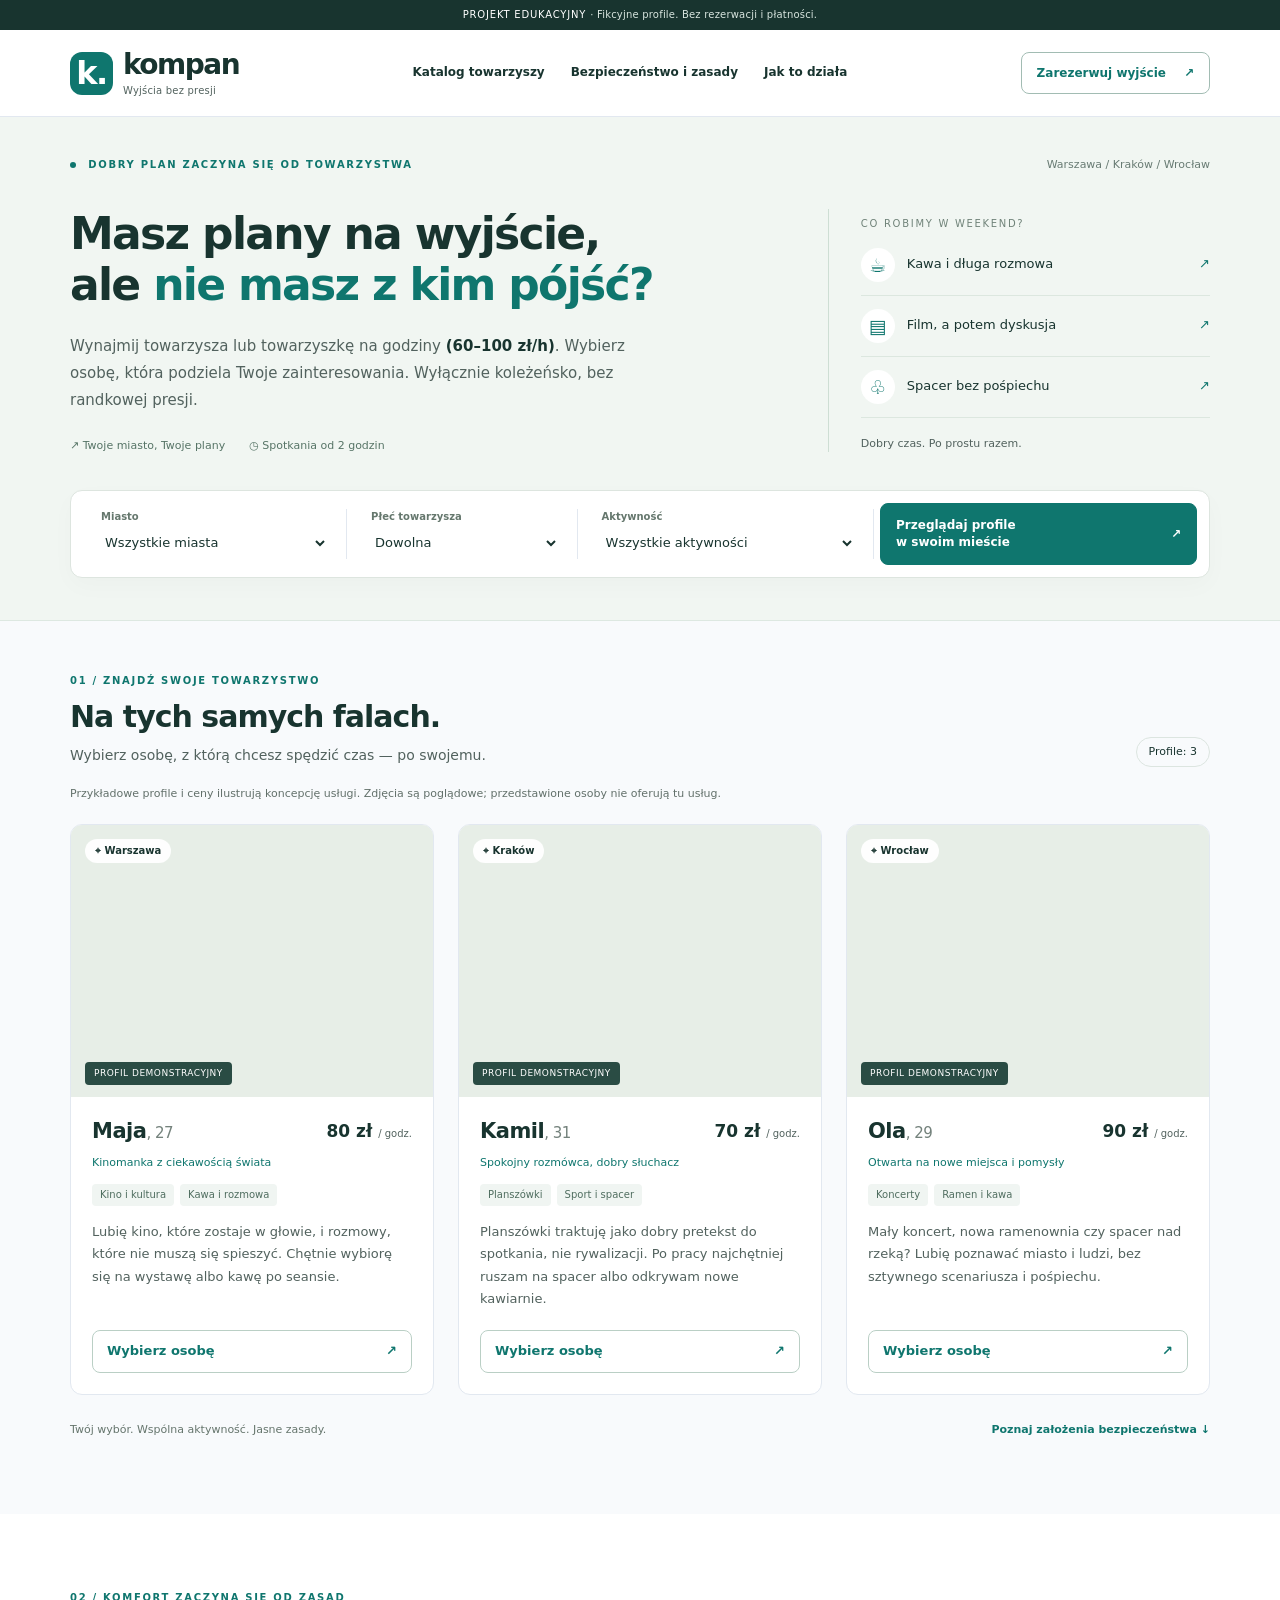
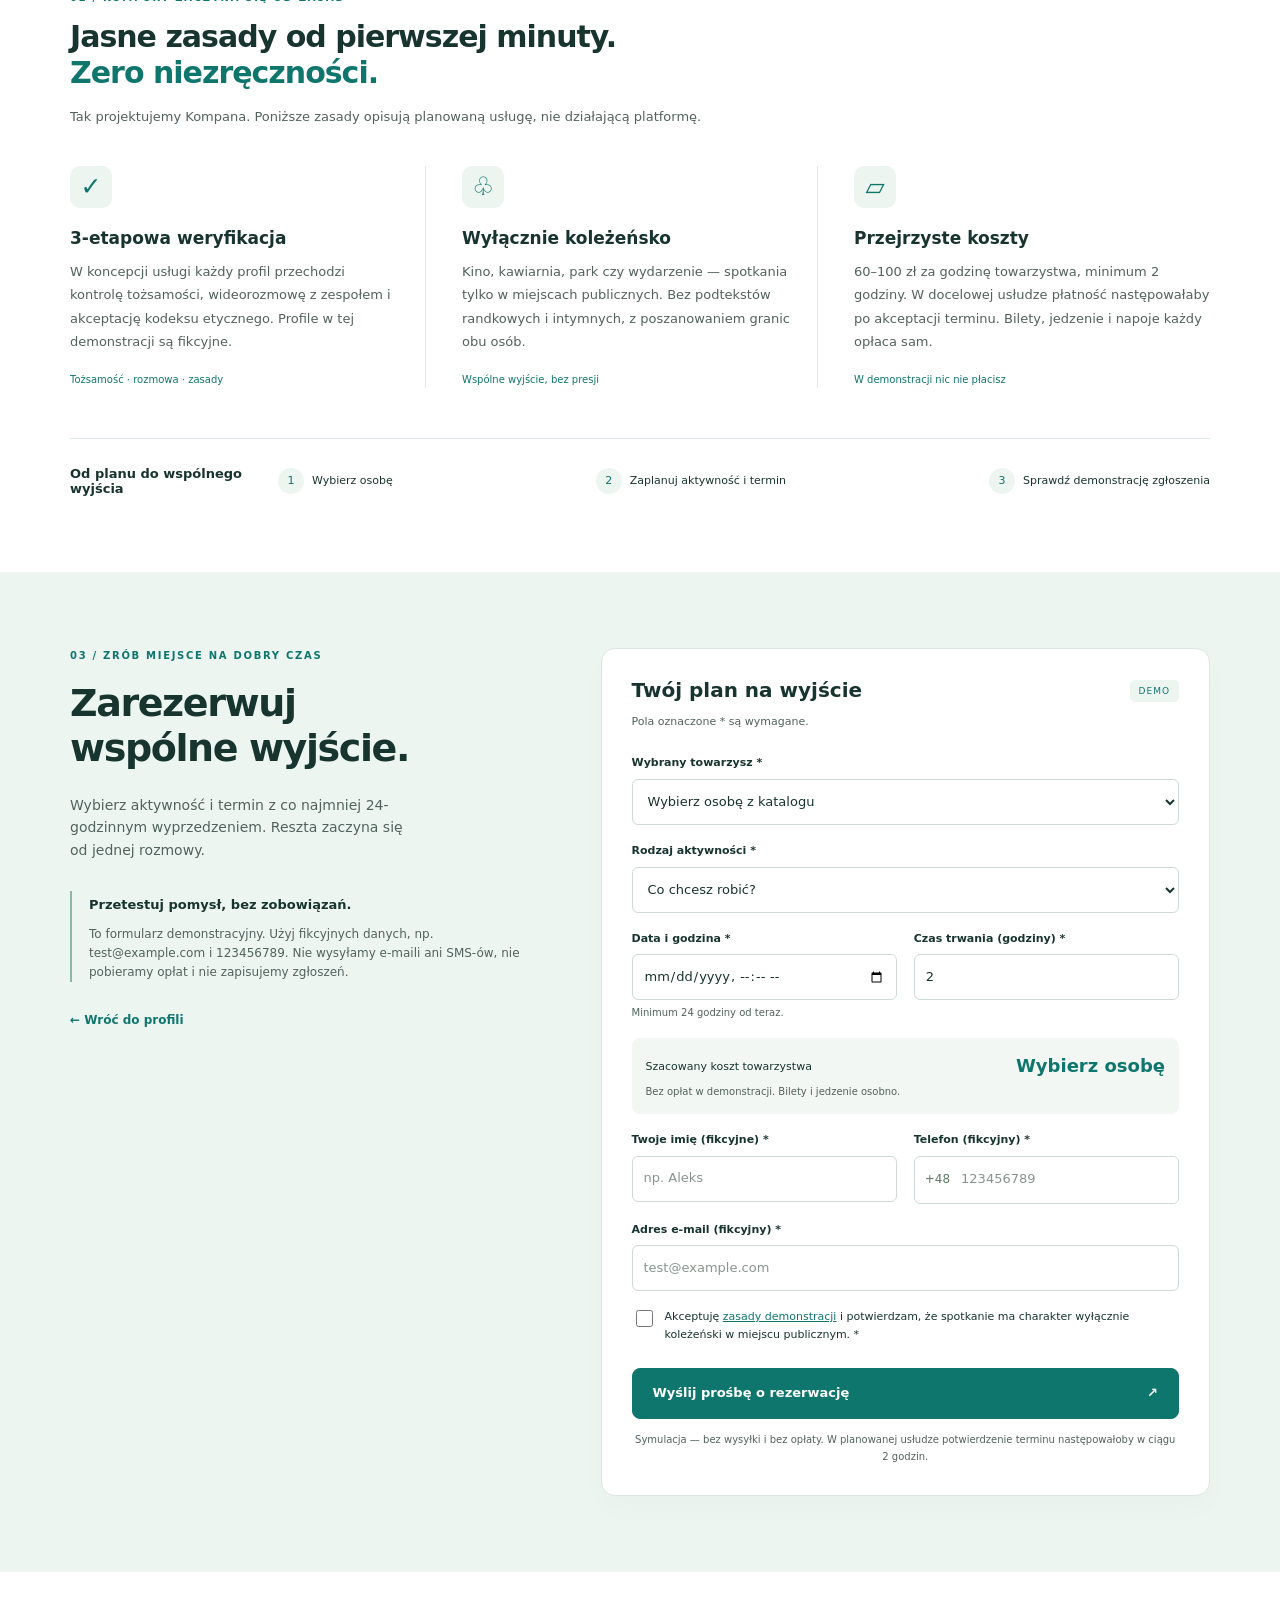
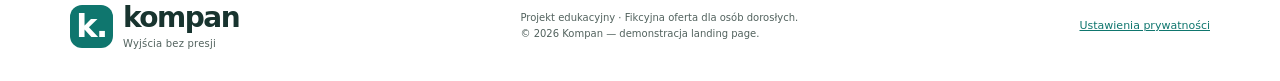
<file: index.html>
<!DOCTYPE html>
<html lang="pl">
<head>
  <meta charset="utf-8">
  <meta http-equiv="refresh" content="0; url=strona/">
  <title>Kompan — przekierowanie do landing page</title>
</head>
<body>
  <p>Przekierowywanie do landing page: <a href="strona/">Kliknij tutaj, jeśli nie nastąpiło automatycznie</a>.</p>
</body>
</html>
</file>
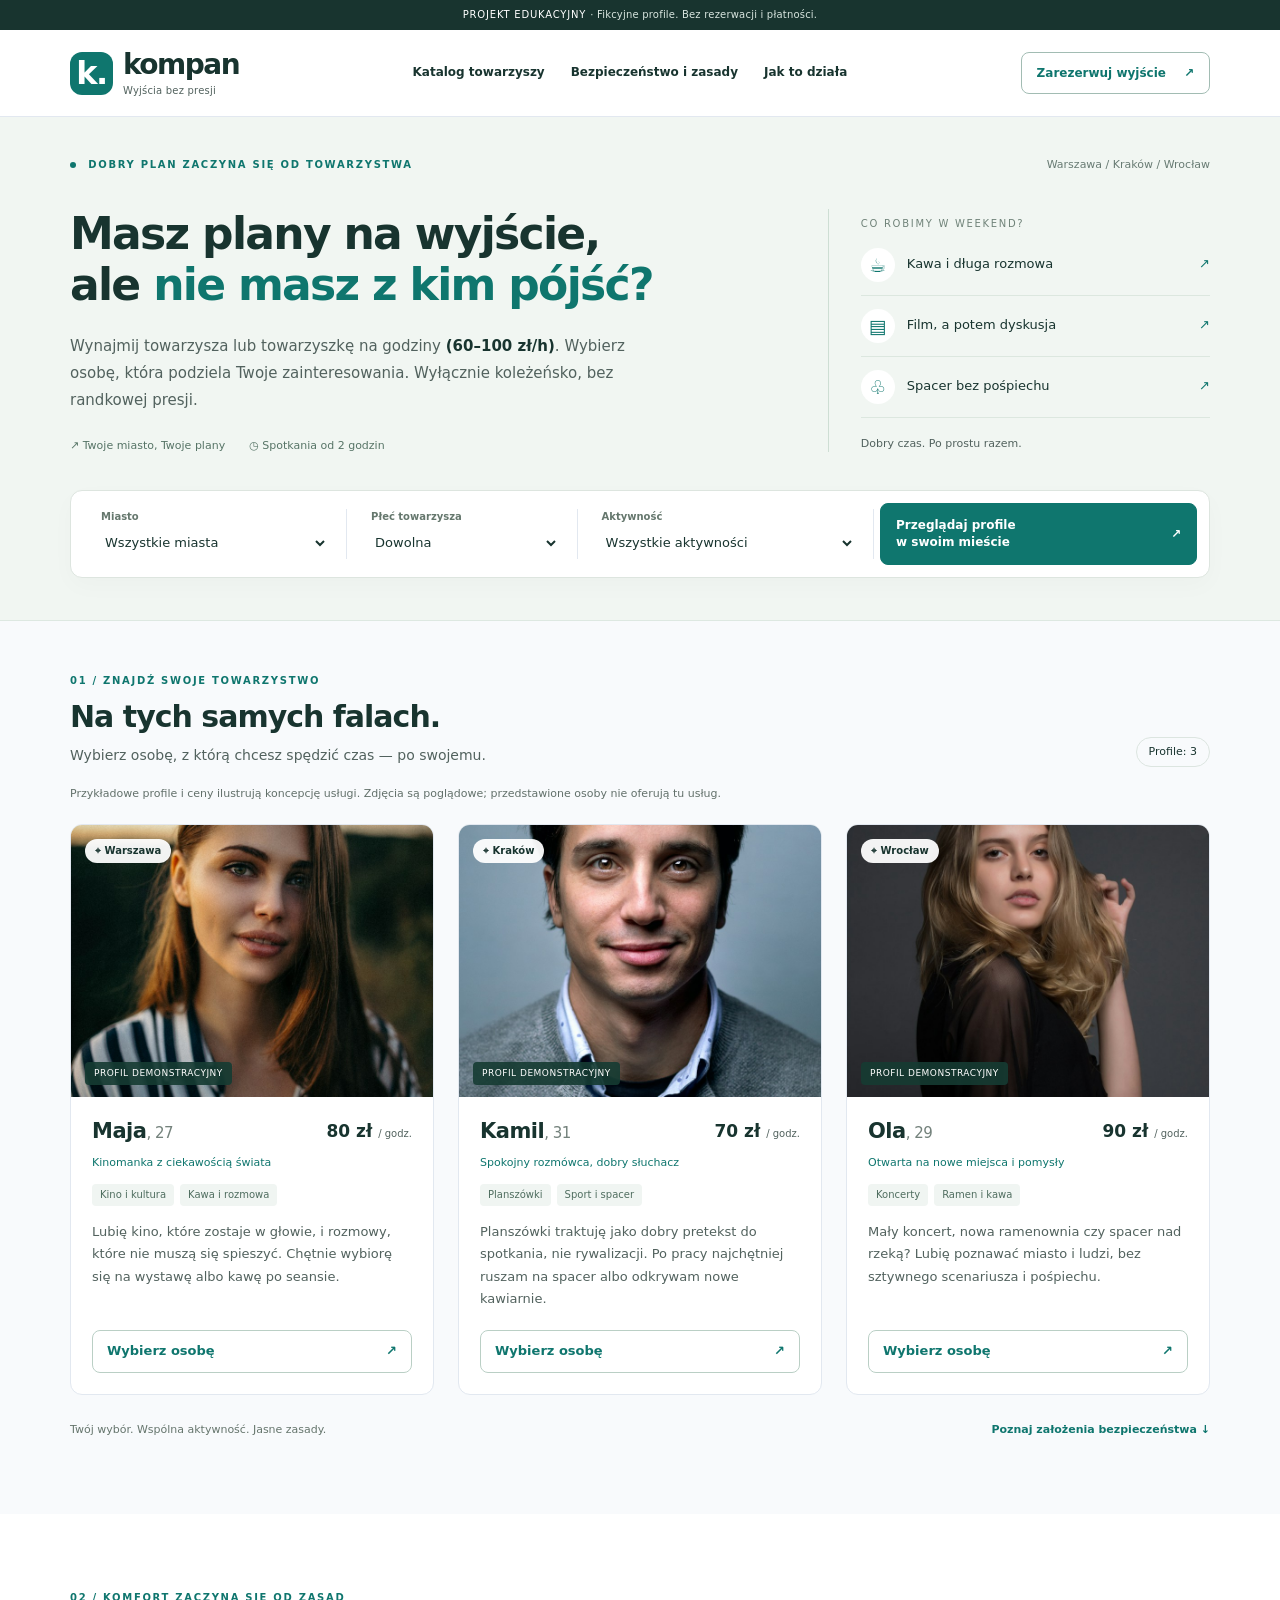
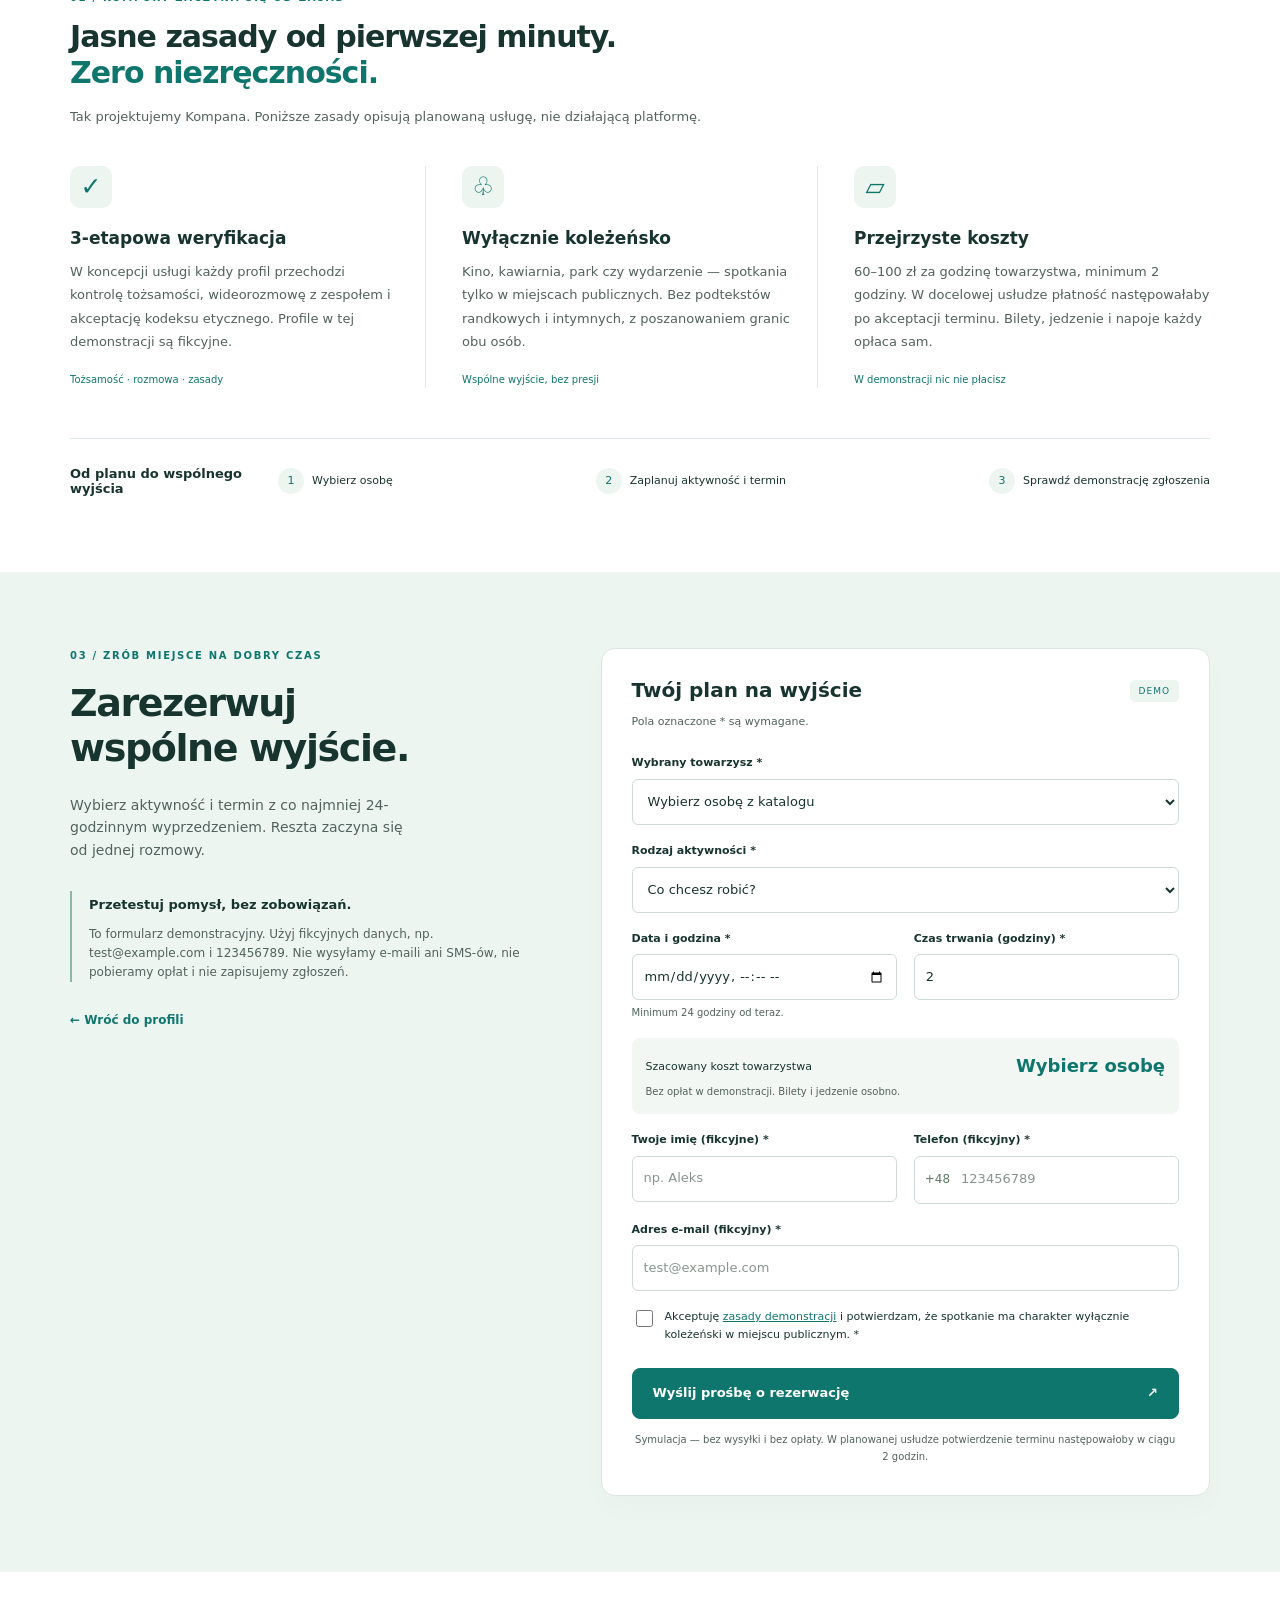
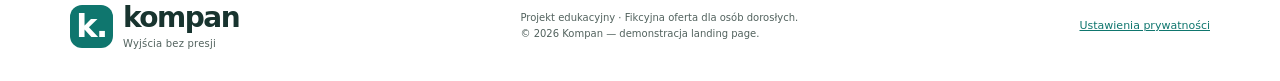
<file: strona/index.html>
<!doctype html>
<html lang="pl">
<head>
  <meta charset="utf-8">
  <meta name="viewport" content="width=device-width, initial-scale=1">
  <meta name="description" content="Kompan — wyjścia bez presji. Poznaj koncepcję koleżeńskich wyjść w Warszawie, Krakowie i Wrocławiu. Wybierz profil i przetestuj formularz demonstracyjny.">
  <meta name="theme-color" content="#0F766E">
  <title>Kompan — wyjścia bez presji</title>
  <!-- Google Tag Manager -->
  <script>(function(w,d,s,l,i){w[l]=w[l]||[];w[l].push({'gtm.start':
  new Date().getTime(),event:'gtm.js'});var f=d.getElementsByTagName(s)[0],
  j=d.createElement(s),dl=l!='dataLayer'?'&l='+l:'';j.async=true;j.src=
  'https://www.googletagmanager.com/gtm.js?id='+i+dl;f.parentNode.insertBefore(j,f);
  })(window,document,'script','dataLayer','GTM-WWND9JMJ');</script>
  <!-- End Google Tag Manager -->
  <link rel="icon" href="assets/favicon.svg" type="image/svg+xml">
  <link rel="stylesheet" href="style.css">
  <script src="script.js" defer></script>
</head>
<body>
  <!-- Google Tag Manager (noscript) -->
  <noscript><iframe src="https://www.googletagmanager.com/ns.html?id=GTM-WWND9JMJ"
  height="0" width="0" style="display:none;visibility:hidden"></iframe></noscript>
  <!-- End Google Tag Manager (noscript) -->
  <a class="skip-link" href="#main">Przejdź do treści</a>
  <div class="demo-bar">PROJEKT EDUKACYJNY <span>· Fikcyjne profile. Bez rezerwacji i płatności.</span></div>
  <header class="header">
    <div class="container nav">
      <a href="#" class="brand" aria-label="Kompan — strona główna"><span class="brand-mark" aria-hidden="true">k.</span><span>kompan<span class="brand-caption">Wyjścia bez presji</span></span></a>
      <nav aria-label="Nawigacja główna"><a href="#oferta">Katalog towarzyszy</a><a href="#zasady">Bezpieczeństwo i zasady</a><a href="#jak-to-dziala">Jak to działa</a></nav>
      <a class="button button-outline nav-cta" id="cta-nav" data-cta-location="nav_btn" href="#rezerwacja"><span class="desktop-label">Zarezerwuj wyjście</span><span class="mobile-label">Wybierz osobę</span><span aria-hidden="true">↗</span></a>
    </div>
  </header>
  <main id="main">
    <section class="hero" id="sec_hero" aria-labelledby="hero-title">
      <div class="container">
        <div class="hero-top"><span class="eyebrow"><span class="status-dot"></span> DOBRY PLAN ZACZYNA SIĘ OD TOWARZYSTWA</span><span class="cities">Warszawa / Kraków / Wrocław</span></div>
        <div class="hero-layout">
          <div class="hero-copy"><h1 id="hero-title">Masz plany na wyjście,<br>ale <span>nie masz z kim pójść?</span></h1><p>Wynajmij towarzysza lub towarzyszkę na godziny <strong>(60–100 zł/h)</strong>. Wybierz osobę, która podziela Twoje zainteresowania. Wyłącznie koleżeńsko, bez randkowej presji.</p><div class="hero-notes"><span>↗ Twoje miasto, Twoje plany</span><span>◷ Spotkania od 2 godzin</span></div></div>
          <div class="hero-aside" aria-label="Pomysły na wspólne wyjście"><span class="aside-label">CO ROBIMY W WEEKEND?</span><div class="activity-note"><span aria-hidden="true">☕</span> Kawa i długa rozmowa <span aria-hidden="true">↗</span></div><div class="activity-note"><span aria-hidden="true">▤</span> Film, a potem dyskusja <span aria-hidden="true">↗</span></div><div class="activity-note"><span aria-hidden="true">♧</span> Spacer bez pośpiechu <span aria-hidden="true">↗</span></div><p>Dobry czas. Po prostu razem.</p></div>
        </div>
        <div class="filter-bar" role="group" aria-label="Filtry katalogu">
          <div class="filter-field"><label for="filter-city">Miasto</label><select id="filter-city"><option value="all">Wszystkie miasta</option><option>Warszawa</option><option>Kraków</option><option>Wrocław</option></select></div>
          <div class="filter-field"><label for="filter-gender">Płeć towarzysza</label><select id="filter-gender"><option value="all">Dowolna</option><option value="woman">Kobieta</option><option value="man">Mężczyzna</option></select></div>
          <div class="filter-field"><label for="filter-activity">Aktywność</label><select id="filter-activity"><option value="all">Wszystkie aktywności</option><option value="culture">Kino i kultura</option><option value="food">Restauracja i kawa</option><option value="games">Planszówki i gry</option><option value="sport">Sport i spacer</option><option value="event">Osoba towarzysząca</option></select></div>
          <a class="button" id="cta-hero" data-cta-location="hero_btn" href="#oferta">Przeglądaj profile<br>w swoim mieście <span aria-hidden="true">↗</span></a>
        </div>
      </div>
    </section>
    <section class="catalog section" id="oferta" aria-labelledby="catalog-title">
      <div class="container">
        <div class="section-heading"><div><span class="eyebrow">01 / ZNAJDŹ SWOJE TOWARZYSTWO</span><h2 id="catalog-title">Na tych samych falach.</h2><p>Wybierz osobę, z którą chcesz spędzić czas — po swojemu.</p></div><span id="results-count" class="count" role="status" aria-live="polite"></span></div>
        <p class="demo-caption">Przykładowe profile i ceny ilustrują koncepcję usługi. Zdjęcia są poglądowe; przedstawione osoby nie oferują tu usług.</p>
        <div class="profile-grid" id="profiles"></div>
        <div id="empty-state" class="empty-state" hidden><h3>Jeszcze nie mamy takiego połączenia.</h3><p>Zmień miasto lub aktywność, aby zobaczyć przykładowe profile.</p><button class="button button-outline" id="reset-filters" type="button">Wyczyść filtry</button></div>
        <button id="show-more" class="button button-outline show-more" type="button" hidden>Pokaż więcej profili</button>
        <div class="catalog-bottom"><span>Twój wybór. Wspólna aktywność. Jasne zasady.</span><a href="#zasady">Poznaj założenia bezpieczeństwa <span aria-hidden="true">↓</span></a></div>
      </div>
    </section>
    <section class="section safety" id="zasady" aria-labelledby="safety-title"><div class="container">
      <span class="eyebrow">02 / KOMFORT ZACZYNA SIĘ OD ZASAD</span><h2 id="safety-title">Jasne zasady od pierwszej minuty.<br><span>Zero niezręczności.</span></h2><p class="section-intro">Tak projektujemy Kompana. Poniższe zasady opisują planowaną usługę, nie działającą platformę.</p>
      <div class="safety-grid">
        <article><span class="line-icon" aria-hidden="true">✓</span><h3>3-etapowa weryfikacja</h3><p>W koncepcji usługi każdy profil przechodzi kontrolę tożsamości, wideorozmowę z zespołem i akceptację kodeksu etycznego. Profile w tej demonstracji są fikcyjne.</p><span class="card-footnote">Tożsamość · rozmowa · zasady</span></article>
        <article><span class="line-icon" aria-hidden="true">♧</span><h3>Wyłącznie koleżeńsko</h3><p>Kino, kawiarnia, park czy wydarzenie — spotkania tylko w miejscach publicznych. Bez podtekstów randkowych i intymnych, z poszanowaniem granic obu osób.</p><span class="card-footnote">Wspólne wyjście, bez presji</span></article>
        <article><span class="line-icon" aria-hidden="true">▱</span><h3>Przejrzyste koszty</h3><p>60–100 zł za godzinę towarzystwa, minimum 2 godziny. W docelowej usłudze płatność następowałaby po akceptacji terminu. Bilety, jedzenie i napoje każdy opłaca sam.</p><span class="card-footnote">W demonstracji nic nie płacisz</span></article>
      </div>
      <div class="steps" id="jak-to-dziala"><h3>Od planu do wspólnego wyjścia</h3><ol><li><span>1</span>Wybierz osobę</li><li><span>2</span>Zaplanuj aktywność i termin</li><li><span>3</span>Sprawdź demonstrację zgłoszenia</li></ol></div>
    </div></section>
    <section class="section booking" id="rezerwacja" aria-labelledby="booking-title"><div class="container booking-layout">
      <div class="booking-intro"><span class="eyebrow">03 / ZRÓB MIEJSCE NA DOBRY CZAS</span><h2 id="booking-title">Zarezerwuj<br>wspólne wyjście.</h2><p>Wybierz aktywność i termin z co najmniej 24-godzinnym wyprzedzeniem. Reszta zaczyna się od jednej rozmowy.</p><div class="demo-note"><strong>Przetestuj pomysł, bez zobowiązań.</strong><p>To formularz demonstracyjny. Użyj fikcyjnych danych, np. test@example.com i 123456789. Nie wysyłamy e-maili ani SMS-ów, nie pobieramy opłat i nie zapisujemy zgłoszeń.</p></div><a class="text-link" href="#oferta">← Wróć do profili</a></div>
      <div class="form-card">
        <form id="form_rezerwacja_kompan" novalidate data-clarity-mask="true">
          <div class="form-header"><h3>Twój plan na wyjście</h3><span>DEMO</span></div><p class="form-help">Pola oznaczone * są wymagane.</p>
          <div class="form-fields">
            <div class="field full"><label for="companion">Wybrany towarzysz *</label><select id="companion" required aria-describedby="companion-error"><option value="">Wybierz osobę z katalogu</option></select><span class="error" id="companion-error"></span></div>
            <div class="field full"><label for="activity">Rodzaj aktywności *</label><select id="activity" required aria-describedby="activity-error"><option value="">Co chcesz robić?</option><option>Kino / Teatr / Wystawa</option><option>Restauracja / Kawa / Ramen</option><option>Koncert / Wydarzenie</option><option>Planszówki</option><option>Sport / Spacer</option><option>Osoba towarzysząca</option></select><span class="error" id="activity-error"></span></div>
            <div class="field"><label for="date">Data i godzina *</label><input id="date" type="datetime-local" required aria-describedby="date-hint date-error"><small id="date-hint">Minimum 24 godziny od teraz.</small><span class="error" id="date-error"></span></div>
            <div class="field"><label for="hours">Czas trwania (godziny) *</label><input id="hours" type="number" min="2" step="1" value="2" required aria-describedby="hours-error"><span class="error" id="hours-error"></span></div>
            <div class="cost full" role="status" aria-live="polite"><span>Szacowany koszt towarzystwa</span><strong id="cost-total">Wybierz osobę</strong><small id="cost-detail">Bez opłat w demonstracji. Bilety i jedzenie osobno.</small></div>
            <div class="field"><label for="name">Twoje imię (fikcyjne) *</label><input id="name" autocomplete="off" minlength="2" maxlength="60" required placeholder="np. Aleks" aria-describedby="name-error"><span class="error" id="name-error"></span></div>
            <div class="field"><label for="phone">Telefon (fikcyjny) *</label><div class="phone-input"><span>+48</span><input id="phone" type="tel" inputmode="numeric" autocomplete="off" required pattern="[0-9]{9}" maxlength="9" placeholder="123456789" aria-describedby="phone-error"></div><span class="error" id="phone-error"></span></div>
            <div class="field full"><label for="email">Adres e-mail (fikcyjny) *</label><input id="email" type="email" autocomplete="off" required maxlength="254" placeholder="test@example.com" aria-describedby="email-error"><span class="error" id="email-error"></span></div>
            <div class="field full"><label class="checkbox-label" for="terms"><input id="terms" type="checkbox" required aria-describedby="terms-error"><span>Akceptuję <button class="inline-button" id="open-rules" type="button">zasady demonstracji</button> i potwierdzam, że spotkanie ma charakter wyłącznie koleżeński w miejscu publicznym. *</span></label><span class="error" id="terms-error"></span></div>
          </div>
          <p id="form-error" class="error" role="alert"></p>
          <button class="button submit" type="submit" id="submit-booking">Wyślij prośbę o rezerwację <span aria-hidden="true">↗</span></button>
          <p class="submit-note">Symulacja — bez wysyłki i bez opłaty. W planowanej usłudze potwierdzenie terminu następowałoby w ciągu 2 godzin.</p>
        </form>
        <div id="success" class="success" hidden tabindex="-1" role="status"><span class="success-icon" aria-hidden="true">✓</span><span class="eyebrow">GOTOWE — TO TYLKO DEMONSTRACJA</span><h3>Dobry plan<br>jest już gotowy.</h3><p><strong>Demonstracja zakończona — dane nie zostały wysłane.</strong></p><p>Nie wysłaliśmy SMS-a ani e-maila. To podsumowanie nie jest rezerwacją.</p><dl id="success-summary"></dl><a href="#oferta" class="button button-outline">Wróć do katalogu ↑</a><p class="submit-note">Jedna demonstracja na wyświetlenie strony. Ponowienie testu wymaga odświeżenia.</p></div>
      </div>
    </div></section>
  </main>
  <footer><div class="container footer-inner"><a class="brand" href="#"><span class="brand-mark" aria-hidden="true">k.</span><span>kompan<span class="brand-caption">Wyjścia bez presji</span></span></a><p>Projekt edukacyjny · Fikcyjna oferta dla osób dorosłych.<br>© 2026 Kompan — demonstracja landing page.</p><button class="inline-button" id="open-consent" type="button">Ustawienia prywatności</button></div></footer>
  <dialog id="consent-dialog" aria-labelledby="consent-title"><div class="dialog-top"><span class="eyebrow">TWÓJ WYBÓR</span><button type="button" class="close-dialog" aria-label="Zamknij ustawienia prywatności">×</button></div><h2 id="consent-title">Ustawienia prywatności</h2><p>Na tym etapie nie zainstalowano GA4, Meta Pixel ani Clarity. Sygnały interakcji pozostają lokalnie w przeglądarce, bez treści formularza.</p><p>Ten panel zapisuje wyłącznie wybór zgód. Integrację z CMP i narzędziami pomiarowymi przygotujemy na kolejnym etapie.</p><label class="consent-option"><span><strong>Analityka</strong><small>Planowane Google Analytics 4 i Microsoft Clarity.</small></span><input id="consent-analytics" type="checkbox"></label><label class="consent-option"><span><strong>Marketing</strong><small>Planowany Meta Pixel.</small></span><input id="consent-marketing" type="checkbox"></label><div class="consent-actions"><button class="button button-outline" id="consent-reject" type="button">Odrzuć opcjonalne</button><button class="button" id="consent-save" type="button">Zapisz wybór</button><button class="inline-button" id="consent-all" type="button">Zaakceptuj wszystkie</button></div></dialog>
  <dialog id="rules-dialog" aria-labelledby="rules-title"><div class="dialog-top"><span class="eyebrow">PROJEKT EDUKACYJNY</span><button type="button" class="close-dialog" aria-label="Zamknij zasady">×</button></div><h2 id="rules-title">Zasady demonstracji</h2><p>Kompan jest prototypem dla osób dorosłych. Profile, opisy i stawki są fikcyjne. Nie można tutaj zawrzeć umowy, umówić spotkania ani zapłacić.</p><p>Używaj wyłącznie fikcyjnych danych. Formularz sprawdza ich format lokalnie; nie przekazuje ich do serwera ani do analityki.</p><p>Koncepcja zakłada wyłącznie koleżeńskie spotkania w miejscach publicznych, poszanowanie granic oraz osobne opłacanie własnych biletów i jedzenia.</p></dialog>
  <noscript><div class="noscript">Włącz JavaScript, aby korzystać z katalogu i demonstracji formularza. Formularz bez JavaScript nie jest dostępny.</div></noscript>
</body>
</html>
</file>
<file: strona/style.css>
:root{--ink:#18342f;--text:#52625e;--teal:#0f766e;--teal-dark:#095e57;--line:#e2e8f0;--light:#f8fafc;--mint:#edf5f1;--white:#fff;--error:#dc2626}*{box-sizing:border-box}html{scroll-behavior:smooth;scroll-padding-top:110px}body{margin:0;color:var(--ink);font-family:Inter,"Avenir Next",Avenir,system-ui,sans-serif;font-size:16px;line-height:1.6;background:#fff}button,input,select{font:inherit}button,a,input,select{-webkit-tap-highlight-color:transparent}button,a{touch-action:manipulation}a{color:inherit;text-decoration:none}button{cursor:pointer}button:disabled{cursor:default;opacity:.55}button:focus-visible,a:focus-visible,input:focus-visible,select:focus-visible{outline:3px solid #ba7b13;outline-offset:4px}h1,h2,h3,p{margin:0}h1,h2,h3{line-height:1.18}h2{font-size:30px;font-weight:650;letter-spacing:-1px}h3{font-size:20px;font-weight:650}p{color:var(--text)}[hidden]{display:none!important}.container{width:min(1140px,calc(100% - 64px));margin:auto}.section{padding:76px 0}.eyebrow{display:block;font-size:10px;font-weight:750;letter-spacing:1.7px;color:var(--teal)}.demo-bar{text-align:center;padding:7px 16px;background:var(--ink);color:#fff;font-size:10px;letter-spacing:.8px}.demo-bar span{color:#d8e5df;letter-spacing:.2px}.header{position:sticky;top:0;z-index:20;background:#ffffffed;backdrop-filter:blur(14px);border-bottom:1px solid var(--line)}.nav{min-height:86px;display:flex;align-items:center;justify-content:space-between;gap:24px}.brand{display:flex;align-items:center;gap:10px;font-size:28px;font-weight:750;letter-spacing:-1.5px;line-height:1}.brand-mark{display:grid;place-items:center;background:var(--teal);color:#fff;border-radius:12px;width:43px;height:43px;font-size:32px}.brand-caption{display:block;font-size:10px;font-weight:500;letter-spacing:.2px;color:var(--text);margin-top:7px}.nav nav{display:flex;gap:26px;font-size:12px;font-weight:600}.nav nav a:hover,.text-link:hover,.inline-button:hover{color:var(--teal);text-decoration:underline}.button{display:inline-flex;align-items:center;justify-content:center;gap:18px;border:1px solid var(--teal);border-radius:8px;background:var(--teal);color:#fff;font-size:13px;font-weight:650;line-height:1.4;padding:15px 20px;min-height:48px;transition:background .2s,transform .2s}.button:hover{background:var(--teal-dark)}.button-outline{background:transparent;color:var(--teal);border-color:#a2bcb3}.button-outline:hover{background:#e9f2ed}.nav-cta{font-size:12px;padding:11px 15px;min-height:42px}.mobile-label{display:none}.hero{background:#f1f6f2;padding:39px 0 42px;border-bottom:1px solid #dde8e1}.hero-top{display:flex;justify-content:space-between;align-items:center}.status-dot{display:inline-block;width:6px;height:6px;border-radius:50%;background:var(--teal);margin-right:7px}.cities{font-size:11px;color:#687b73}.hero-layout{display:grid;grid-template-columns:1.8fr 1fr;gap:70px;align-items:center;padding:34px 0 36px}.hero h1{font-size:44px;line-height:1.17;letter-spacing:-1.7px;font-weight:650}.hero h1 span{color:var(--teal)}.hero-copy>p{max-width:590px;margin-top:22px;font-size:15px;line-height:1.8}.hero-copy strong{font-weight:650;color:var(--ink)}.hero-notes{display:flex;gap:24px;margin-top:23px;font-size:11px;color:#567466}.hero-aside{border-left:1px solid #ceded4;padding-left:32px}.aside-label{font-size:10px;letter-spacing:1.7px;color:#708379}.activity-note{display:flex;align-items:center;gap:12px;padding:13px 0;font-size:13px;border-bottom:1px solid #dce7df}.activity-note>span:first-child{display:grid;place-items:center;background:white;border-radius:50%;width:34px;height:34px;color:var(--teal);font-size:19px}.activity-note>span:last-child{margin-left:auto;color:var(--teal)}.hero-aside p{font-size:11px;margin-top:17px}.filter-bar{display:grid;grid-template-columns:1fr .85fr 1.1fr 1.2fr;background:#fff;border:1px solid #dde5df;border-radius:12px;padding:12px;box-shadow:0 8px 24px #193b2b06;align-items:center;gap:6px}.filter-field{padding:0 18px;border-right:1px solid var(--line)}.filter-field label{display:block;font-size:10px;font-weight:650;color:#65776d;margin-bottom:2px}.filter-field select{width:100%;border:0;background:#fff;color:var(--ink);font-size:13px;min-height:32px;padding:0 15px 0 0}.filter-bar .button{padding:13px 15px;text-align:left;justify-content:space-between;font-size:12px}.catalog{background:var(--light);padding-top:52px}.section-heading{display:flex;align-items:flex-end;justify-content:space-between;gap:20px}.section-heading h2{margin:10px 0}.section-heading p{font-size:14px}.count{font-size:11px;border:1px solid #dce5e0;border-radius:30px;padding:5px 12px;white-space:nowrap}.demo-caption{font-size:11px;margin:18px 0 22px;color:#62706a}.profile-grid{display:grid;grid-template-columns:repeat(3,minmax(0,1fr));gap:24px}.profile-card{border:1px solid var(--line);border-radius:12px;overflow:hidden;background:#fff;transition:box-shadow .2s;display:flex;flex-direction:column}.profile-card:hover{box-shadow:0 10px 28px #153a2e0c}.profile-photo{aspect-ratio:4/3;position:relative;background:#e7eee7;overflow:hidden}.profile-photo img{width:100%;height:100%;object-fit:cover;display:block;object-position:center 42%}.city-badge{position:absolute;top:14px;left:14px;background:#fffffff0;border-radius:30px;padding:4px 10px;font-size:10px;font-weight:650}.demo-badge{position:absolute;bottom:12px;left:14px;background:#163b32e6;color:white;font-size:9px;letter-spacing:.5px;padding:4px 9px;border-radius:4px}.profile-content{padding:21px;display:flex;flex:1;flex-direction:column}.profile-title{display:flex;justify-content:space-between;align-items:center;gap:8px}.profile-title h3{font-size:21px;letter-spacing:-.5px}.profile-title h3 span{color:#74827c;font-size:15px;font-weight:400}.rate{font-size:17px;font-weight:700;white-space:nowrap}.rate small{font-size:10px;color:var(--text);font-weight:400}.profile-style{font-size:11px;color:var(--teal);margin:9px 0 13px}.tags{display:flex;gap:6px;flex-wrap:wrap}.tag{background:#f0f5f2;border-radius:4px;padding:3px 8px;font-size:10px;color:#4f6d5f}.profile-description{font-size:13px;line-height:1.7;margin:15px 0 20px;flex:1}.profile-card .button{width:100%;justify-content:space-between;background:#fff;color:var(--teal);border-color:#bacfc5;min-height:43px;padding:11px 14px}.profile-card .button:hover{background:var(--teal);color:white}.catalog-bottom{margin-top:26px;display:flex;justify-content:space-between;font-size:11px;color:#65756c}.catalog-bottom a{color:var(--teal);font-weight:600}.empty-state{text-align:center;border:1px dashed #b5c8be;padding:45px;border-radius:12px}.empty-state p{margin:12px 0 20px}.safety h2{margin:13px 0 17px}.safety h2 span{color:var(--teal)}.section-intro{font-size:13px;max-width:650px}.safety-grid{display:grid;grid-template-columns:repeat(3,1fr);gap:36px;margin-top:38px}.safety-grid article{padding-right:26px;border-right:1px solid var(--line)}.safety-grid article:last-child{border:0;padding:0}.line-icon{display:grid;place-items:center;width:42px;height:42px;background:var(--mint);border-radius:10px;color:var(--teal);font-size:25px;margin-bottom:20px}.safety-grid h3{font-size:17px;margin-bottom:12px}.safety-grid p{font-size:13px;line-height:1.8}.card-footnote{display:block;font-size:10px;color:var(--teal);margin-top:18px}.steps{margin-top:50px;border-top:1px solid var(--line);padding-top:27px;display:flex;align-items:center;gap:28px}.steps h3{font-size:13px;max-width:180px}.steps ol{display:flex;flex:1;justify-content:space-between;list-style:none;padding:0;margin:0;gap:16px}.steps li{display:flex;align-items:center;gap:8px;font-size:11px}.steps li span{background:var(--mint);width:26px;height:26px;display:grid;place-items:center;border-radius:50%;flex-shrink:0;color:var(--teal)}.booking{background:var(--mint)}.booking-layout{display:grid;grid-template-columns:.85fr 1.15fr;gap:80px;align-items:start}.booking-intro{position:sticky;top:125px}.booking h2{font-size:38px;margin:17px 0 23px;letter-spacing:-1.4px}.booking-intro>p{font-size:14px;max-width:350px}.demo-note{margin:30px 0 24px;border-left:2px solid #8cb6a6;padding-left:17px}.demo-note strong{font-size:13px}.demo-note p{font-size:12px;margin-top:8px}.text-link{font-size:12px;font-weight:600;color:var(--teal)}.form-card{background:#fff;border:1px solid #dce7e0;border-radius:14px;padding:30px;box-shadow:0 12px 30px #123c2605}.form-header{display:flex;align-items:center;justify-content:space-between}.form-header h3{font-size:20px}.form-header>span{font-size:9px;letter-spacing:1px;color:var(--teal);background:var(--mint);padding:4px 9px;border-radius:5px}.form-help{font-size:11px;margin:10px 0 24px}.form-fields{display:grid;grid-template-columns:1fr 1fr;gap:17px}.field{min-width:0}.full{grid-column:1/-1}.field>label{font-size:11px;font-weight:600;display:block;margin-bottom:7px}.field input:not([type=checkbox]),.field select{width:100%;max-width:100%;min-width:0;border:1px solid #cedbd4;border-radius:6px;min-height:46px;padding:10px 11px;background:white;color:var(--ink);font-size:13px}.field input::placeholder{color:#86968e}.field small{display:block;font-size:10px;color:var(--text);margin-top:5px}.field [aria-invalid=true]{border-color:var(--error)!important}.field .selected{border-color:var(--teal)!important;background:#f2f9f5!important}.error{display:block;color:var(--error);font-size:11px;margin-top:5px}.error:empty{display:none}.phone-input{display:flex;align-items:center;border:1px solid #cedbd4;border-radius:6px}.phone-input>span{font-size:12px;padding-left:10px;color:#61786b}.phone-input input{border:0!important}.phone-input:has([aria-invalid=true]){border-color:var(--error)}.cost{display:grid;grid-template-columns:1fr auto;align-items:center;gap:3px;background:#f3f7f4;border-radius:8px;padding:14px}.cost>span{font-size:11px}.cost strong{font-size:18px;color:var(--teal)}.cost small{grid-column:1/-1;font-size:10px;color:var(--text)}.field .checkbox-label{display:flex;align-items:flex-start;gap:9px;font-weight:400;font-size:11px;line-height:1.6}input[type=checkbox]{accent-color:var(--teal);width:17px;height:17px;flex-shrink:0;margin-top:2px}.inline-button{background:none;border:0;padding:0;color:var(--teal);text-decoration:underline;font:inherit}.submit{width:100%;justify-content:space-between;margin-top:18px}.submit-note{font-size:10px;text-align:center;line-height:1.7;margin-top:12px}.success{text-align:center;padding:15px 0}.success-icon{display:grid;place-items:center;background:var(--mint);color:var(--teal);width:66px;height:66px;border-radius:50%;font-size:30px;margin:0 auto 22px}.success h3{font-size:32px;margin:18px 0}.success p{font-size:13px;margin-top:12px}.success dl{text-align:left;background:var(--light);padding:18px;border-radius:8px;font-size:13px;margin:24px 0}.success dt{font-size:10px;color:var(--text);margin-top:10px}.success dd{margin:2px 0 0;font-weight:600}footer{padding:32px 0}.footer-inner{display:flex;justify-content:space-between;align-items:center;gap:24px}.footer-inner p{font-size:10px}.footer-inner button{font-size:11px}.show-more{margin:24px auto 0}.skip-link{position:fixed;left:20px;top:-80px;z-index:100;background:white;padding:12px}.skip-link:focus{top:10px}dialog{width:min(520px,calc(100% - 32px));max-height:85dvh;overflow:auto;padding:28px;border:1px solid var(--line);border-radius:14px;color:var(--ink)}dialog::backdrop{background:#102c2580;backdrop-filter:blur(3px)}dialog h2{font-size:25px;margin:15px 0}dialog p{font-size:13px;margin:12px 0}.dialog-top{display:flex;justify-content:space-between;align-items:center}.close-dialog{background:none;border:0;font-size:26px;color:var(--ink);width:38px;height:38px}.consent-option{display:flex;justify-content:space-between;gap:20px;padding:18px 0;border-top:1px solid var(--line);font-size:13px}.consent-option small{display:block;font-size:11px;color:var(--text);margin-top:5px}.consent-actions{display:flex;flex-wrap:wrap;gap:10px;margin-top:15px}.consent-actions>.inline-button{font-size:12px;margin:8px auto}.noscript{position:fixed;inset:auto 0 0;background:#fff3cc;padding:20px;z-index:100}body:not(.js-ready) form{display:none}
@media(min-width:768px) and (max-width:1050px){.nav nav{gap:14px;font-size:11px}.hero-layout{gap:30px}.hero h1{font-size:38px}.booking-layout{gap:35px}.profile-content{padding:16px}.rate{font-size:14px}.hero-notes{gap:12px}.steps{align-items:flex-start}}
@media(max-width:767px){html{scroll-padding-top:92px}.container{width:calc(100% - 36px)}.section{padding:52px 0}.demo-bar{font-size:8px;letter-spacing:.4px}.demo-bar span{font-size:8px}.nav{min-height:73px;gap:12px}.brand{font-size:25px}.brand-mark{width:37px;height:37px;border-radius:10px;font-size:28px}.brand-caption{font-size:8px}.nav nav,.desktop-label{display:none}.mobile-label{display:inline}.nav-cta{font-size:11px;padding:10px 12px;gap:12px}.hero{padding:27px 0 30px}.hero-top .eyebrow{font-size:8px;letter-spacing:1px}.cities{display:none}.hero-layout{display:block;padding:25px 0}.hero h1{font-size:29px;letter-spacing:-1px;line-height:1.23}.hero h1 br{display:none}.hero-copy>p{font-size:14px;margin-top:16px;line-height:1.75}.hero-notes{font-size:9px;gap:14px;margin-top:20px}.hero-aside{display:none}.filter-bar{grid-template-columns:1fr;padding:14px;gap:12px}.filter-field{padding:0 2px 8px;border-right:0;border-bottom:1px solid var(--line)}.filter-field label{font-size:10px}.filter-field select{font-size:14px;min-height:35px}.filter-bar .button{font-size:12px;padding:14px}.filter-bar br{display:none}.section-heading{align-items:flex-start;gap:10px}.section-heading .count{padding:4px 8px;font-size:9px;margin-top:27px}h2{font-size:27px;letter-spacing:-.7px}.section-heading h2{max-width:240px;margin-top:12px}.section-heading p{font-size:13px}.eyebrow{font-size:9px;letter-spacing:1.3px}.demo-caption{font-size:10px;line-height:1.65}.profile-grid{grid-template-columns:1fr;gap:20px}.profile-content{padding:20px}.profile-title h3{font-size:23px}.profile-description{font-size:14px}.profile-card .button{min-height:46px}.catalog-bottom{flex-direction:column;gap:12px}.safety-grid{grid-template-columns:1fr;gap:26px;margin-top:30px}.safety-grid article{padding:0 0 25px;border-right:0;border-bottom:1px solid var(--line)}.safety-grid article:last-child{padding:0}.line-icon{margin-bottom:14px}.safety-grid p{font-size:14px}.steps{display:block;margin-top:32px}.steps h3{max-width:none;font-size:15px}.steps ol{flex-direction:column;margin-top:18px;gap:12px}.steps li{font-size:12px}.booking-layout{grid-template-columns:1fr;gap:30px}.booking-intro{position:static}.booking h2{font-size:34px}.booking h2 br{display:none}.booking-intro>p{max-width:none}.demo-note{margin:22px 0}.form-card{padding:21px 17px}.form-fields{grid-template-columns:1fr;gap:17px}.field input:not([type=checkbox]),.field select{font-size:16px}.field>label{font-size:12px}.form-header h3{font-size:19px}.cost{grid-template-columns:1fr}.cost strong{font-size:22px}.footer-inner{flex-direction:column;align-items:flex-start;gap:22px}.footer-inner p{font-size:11px}.footer-inner button{font-size:12px}dialog{padding:22px}.consent-actions .button{width:100%}}
@media(prefers-reduced-motion:reduce){html{scroll-behavior:auto}*,*::before,*::after{transition:none!important;animation:none!important}}
</file>
